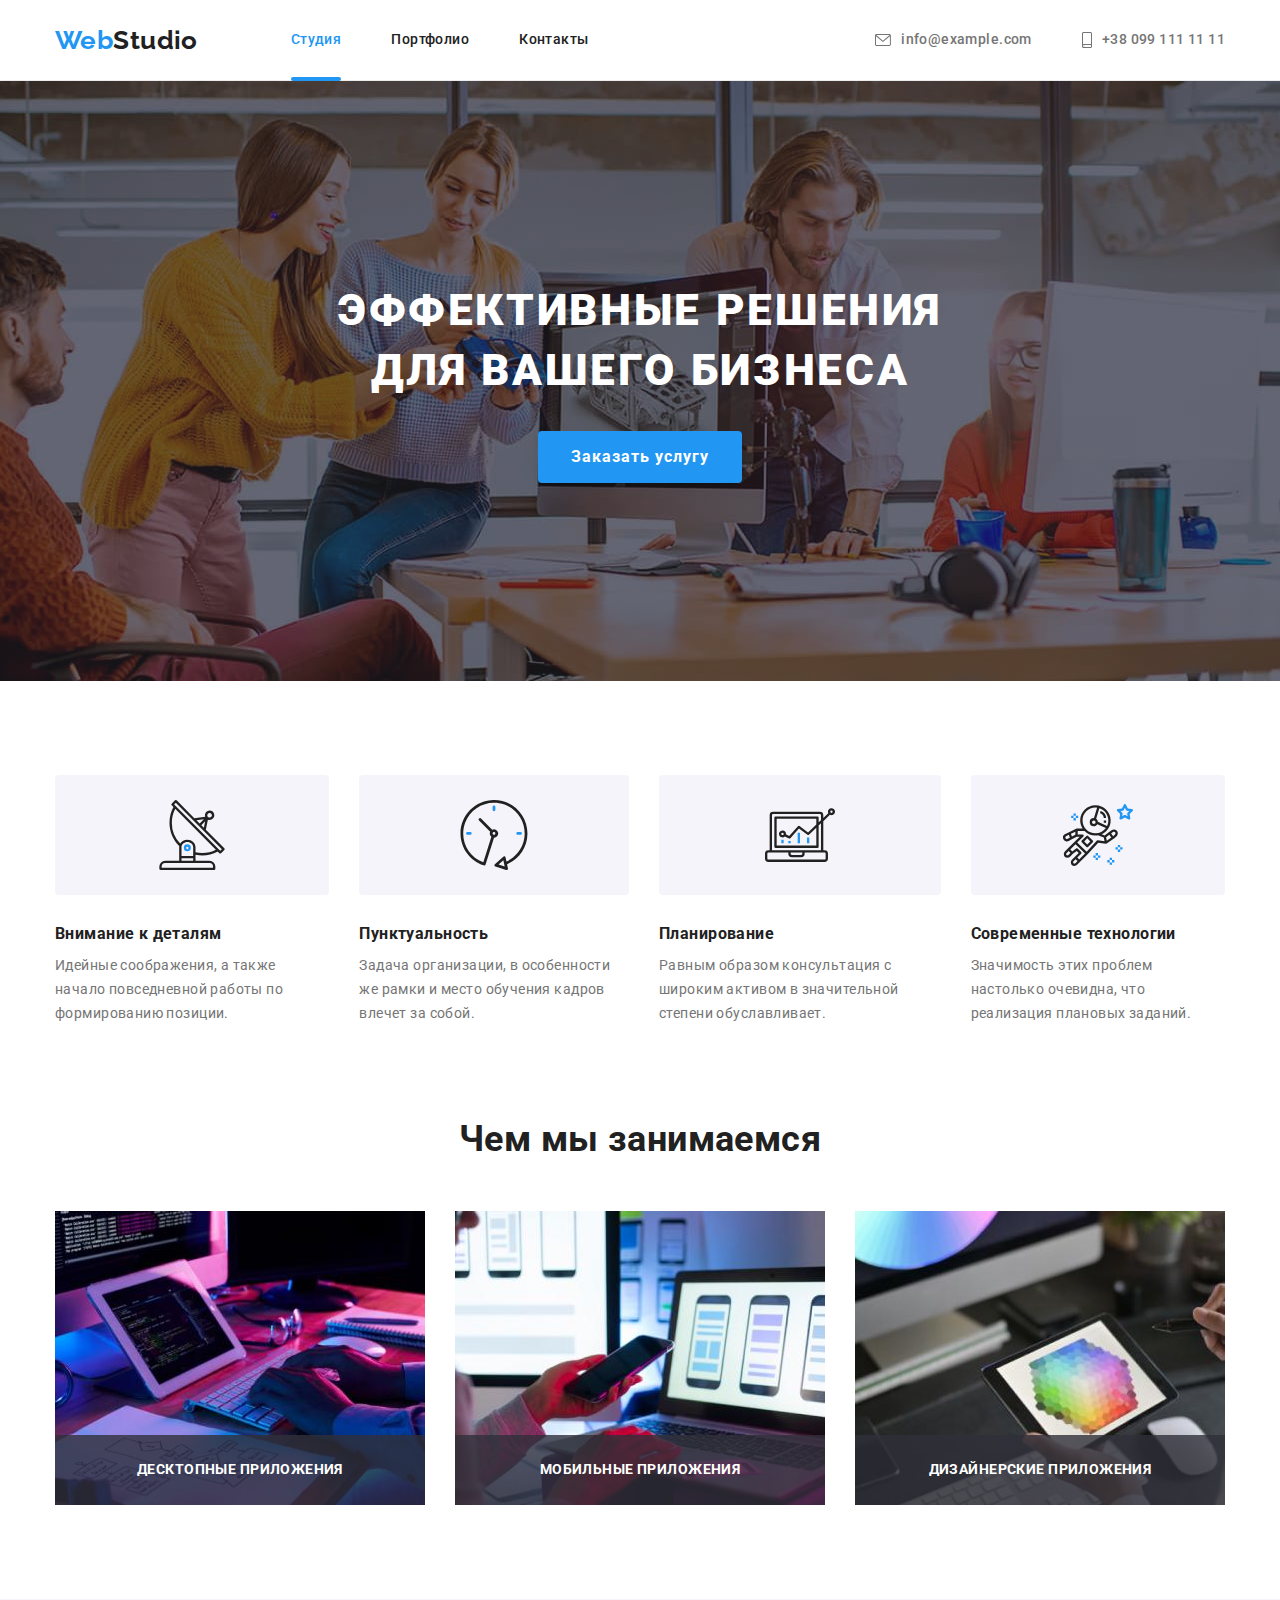
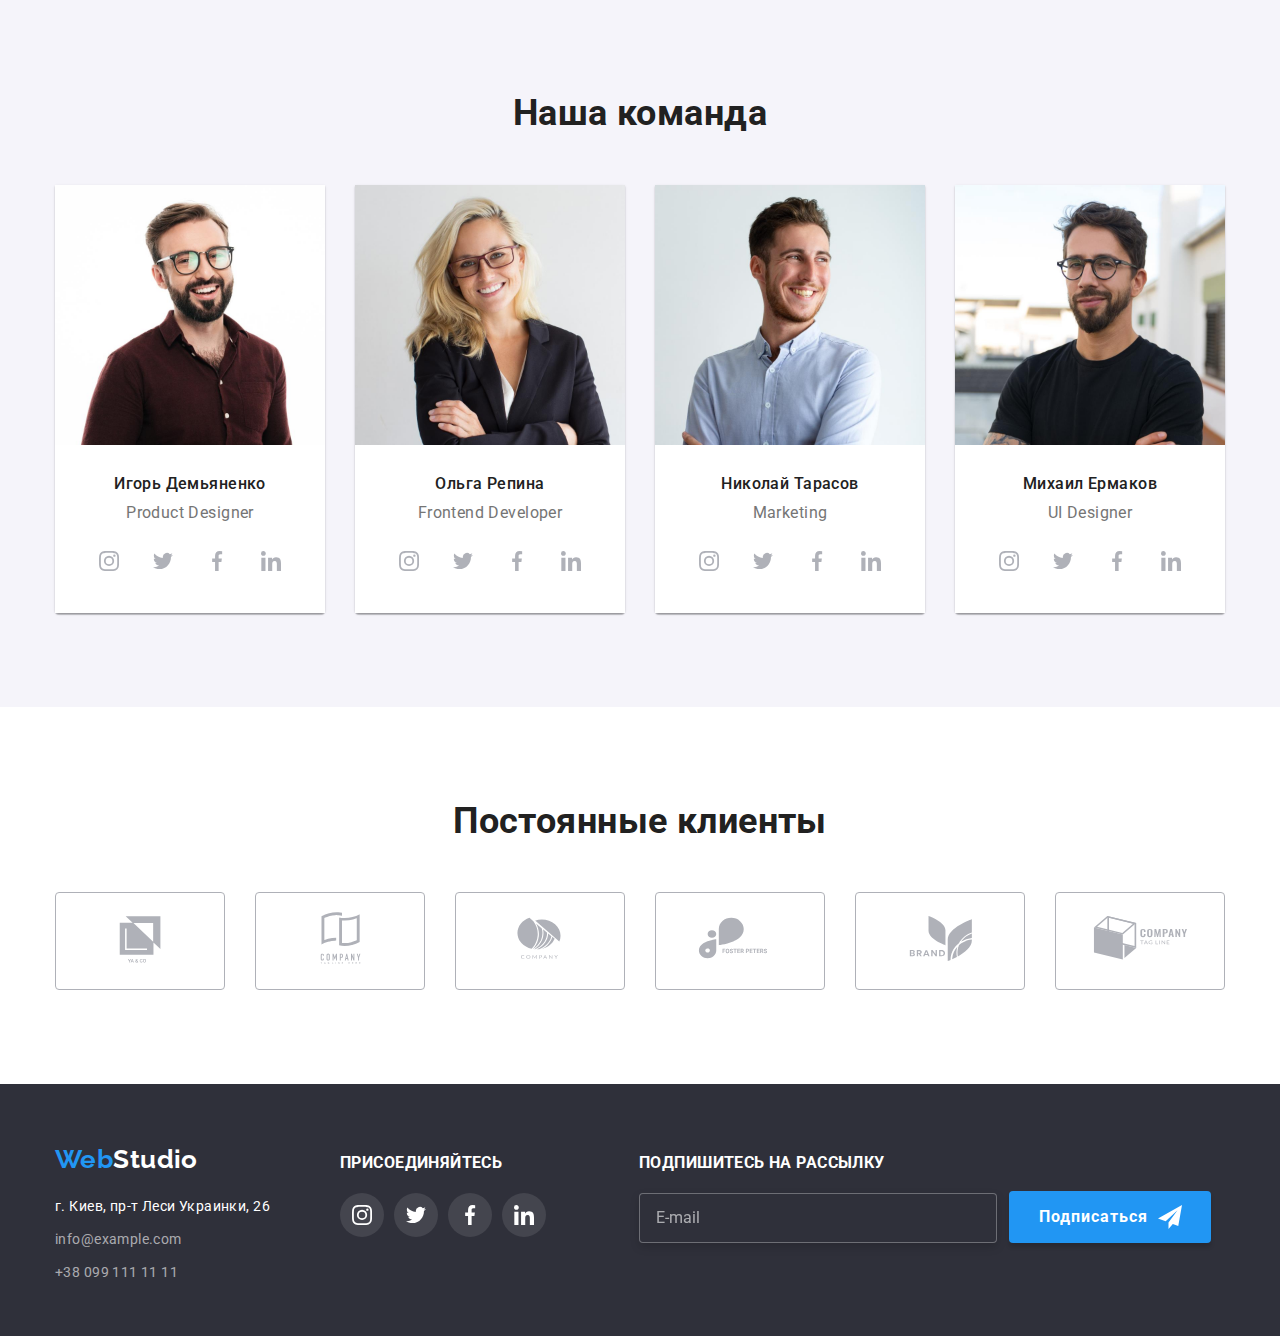
<file: index.html>
<!DOCTYPE html>
<html lang="ru">

    <!-- Служебная информация -->

  <head>
    <meta charset="UTF-8">
    <meta http-equiv="X-UA-Compatible" content="IE=edge">
    <meta name="viewport" content="width=device-width, initial-scale=1.0">
    <title>Заголовок документа</title>
    <link rel="stylesheet" href="https://fonts.googleapis.com/css2?family=Raleway:wght@700&family=Roboto:wght@400;500;700;900&display=swap"/>
    <link rel="stylesheet" href="https://cdnjs.cloudflare.com/ajax/libs/modern-normalize/1.1.0/modern-normalize.min.css"/>
    <link rel="stylesheet" href="./css/styles.css"/>
  </head>

    <!-- Содержание -->

  <body>

    <!-- Шапка сайта -->

  <header class="page-header">
    <div class="container header-container">
           <a class="logo" href="./index.html"><span class="span">Web</span>Studio</a>
      <nav class="main-nav">
        <ul class="sitenav">
          <li class="sitenav-item"><a href="./index.html" class="sitenav-link current">Студия</a></li>
          <li class="sitenav-item"><a href="./portfolio.html" class="sitenav-link">Портфолио</a></li>
          <li class="sitenav-item"><a href="" class="sitenav-link">Контакты</a></li>
        </ul>
      </nav>
        <ul class="contacts">
          <li class="contacts-item"><a href="mailto:info@example.com" class="contacts-link">
            <svg class="contacts-icon" width="16" height="12">
              <use href="./images/symbol-defs.svg#icon-envelope"></use>
            </svg>info@example.com</a>
          </li>
          <li class="contacts-item"><a href="tel:+380991111111" class="contacts-link">
            <svg class="contacts-icon" width="10" height="16">
              <use href="./images/symbol-defs.svg#icon-smartphone"></use>
            </svg>+38 099 111 11 11</a>
          </li>
        </ul>
    </div>
  </header>

      <!-- Уникальный контент страницы -->

    <main>

      <!-- Герой -->

      <section class="hero image-hero">
       <div class="container">
        <h1 class="hero-title">Эффективные решения для вашего бизнеса</h1>
        <button class="hero-button" data-modal-open type="button">Заказать услугу</button>
       </div>
      </section>

      <!-- Особенности компании -->

      <section class="section">
      <div class="container">
        <h2 class="section-title visually-hidden">Особенности компании</h2>
        <ul class="feature">
          <li class="feature-item">
             <div class="feature-fon-icon"> 
              <svg class="feature-icon">
               <use href="./images/symbol-defs.svg#icon-antenna"></use>
              </svg>
             </div>
            <h3 class="feature-title">Внимание к деталям</h3>
            <p class="feature-description">Идейные соображения, а также начало повседневной работы по формированию позиции.</p>
          </li>
          <li class="feature-item">
             <div class="feature-fon-icon"> 
              <svg class="feature-icon">
               <use href="./images/symbol-defs.svg#icon-clock"></use>
              </svg>
             </div>
            <h3 class="feature-title">Пунктуальность</h3>
            <p class="feature-description">Задача организации, в особенности же рамки и место обучения кадров влечет за собой.</p>
          </li>
          <li class="feature-item">
             <div class="feature-fon-icon"> 
              <svg class="feature-icon">
               <use href="./images/symbol-defs.svg#icon-diagram"></use>
              </svg>
             </div>
            <h3 class="feature-title">Планирование</h3>
            <p class="feature-description">Равным образом консультация с широким активом в значительной степени обуславливает.</p>
          </li>
          <li class="feature-item">
             <div class="feature-fon-icon"> 
              <svg class="feature-icon">
               <use href="./images/symbol-defs.svg#icon-astronaut"></use>
              </svg>
             </div>
            <h3 class="feature-title">Современные технологии</h3>
            <p class="feature-description">Значимость этих проблем настолько очевидна, что реализация плановых заданий.</p>
          </li>
        </ul>
      </div> 
      </section>

      <!-- Чем мы занимаемся -->

      <section class="section work-section">
       <div class="container">
        <h2 class="section-title">Чем мы занимаемся</h2>
        <ul class="list">
          <li class="list-item">
           <div class="work-card">
            <img src="./images/programer-working.jpg" alt="программист работает за столом в офисе" width="370"/>
            <div class="work-description">ДЕСКТОПНЫЕ ПРИЛОЖЕНИЯ</div>
           </div> 
          </li>
          <li class="list-item">
           <div class="work-card">
            <img src="./images/designers-are-developing-application.jpg" alt="веб дизайнер выбирает мобильный интерфейс для проекта" width="370"/>
            <div class="work-description">МОБИЛЬНЫЕ ПРИЛОЖЕНИЯ</div>
           </div> 
          </li>
          <li class="list-item">
           <div class="work-card">
            <img src="./images/web-design-with-working-colour-selection-graphic.jpg" alt="креативный художник выбирает цвет для рабочего проекта" width="370"/>
            <div class="work-description">ДИЗАЙНЕРСКИЕ ПРИЛОЖЕНИЯ</div>
           </div> 
          </li>
        </ul>
       </div>
      </section>

      <!-- Наша команда -->

      <section class="section section-team">
       <div class="container">
        <h2 class="section-title">Наша команда</h2>
         <ul class="team">
          <li class="team-item">
           <img src="./images/1.jpg" alt="Фото Игорь Демьяненко" width="270"/>
            <div class="team-content">
             <h3 class="team-title">Игорь Демьяненко</h3>
               <p class="job-description">Product Designer</p>            
                <ul class="social-team">
                 <li class="social-link-icon">
                  <a class="social-link" href="">
                   <svg class="social-icon">
                    <use href="./images/symbol-defs.svg#icon-instagram"></use>
                   </svg>
                  </a>
                 </li>
                 <li class="social-link-icon">
                  <a class="social-link" href="">
                   <svg class="social-icon">
                    <use href="./images/symbol-defs.svg#icon-twitter"></use>
                   </svg>
                  </a>
                 </li>
                 <li class="social-link-icon">
                  <a class="social-link" href="">
                   <svg class="social-icon">
                    <use href="./images/symbol-defs.svg#icon-facebook"></use>
                   </svg>
                  </a>
                 </li>
                 <li class="social-link-icon">
                  <a class="social-link" href="">
                   <svg class="social-icon">
                    <use href="./images/symbol-defs.svg#icon-linkedin"></use>
                   </svg>
                  </a> 
                 </li>   
                </ul>
            </div> 
          </li>
          <li class="team-item">
           <img src="./images/2.jpg" alt="Фото Ольга Репина" width="270"/>
            <div class="team-content">
             <h3 class="team-title">Ольга Репина</h3>
              <p class="job-description">Frontend Developer</p>
               <ul class="social-team">
                <li class="social-link-icon">
                 <a class="social-link" href="">
                  <svg class="social-icon">
                   <use href="./images/symbol-defs.svg#icon-instagram"></use>
                  </svg>
                 </a>
                </li>
                <li class="social-link-icon">
                 <a class="social-link" href="">
                  <svg class="social-icon">
                   <use href="./images/symbol-defs.svg#icon-twitter"></use>
                  </svg>
                 </a>
                </li>
                <li class="social-link-icon">
                 <a class="social-link" href="">
                  <svg class="social-icon">
                   <use href="./images/symbol-defs.svg#icon-facebook"></use>
                  </svg>
                 </a>
                </li>
                <li class="social-link-icon">
                 <a class="social-link" href="">
                  <svg class="social-icon">
                   <use href="./images/symbol-defs.svg#icon-linkedin"></use>
                  </svg>
                 </a> 
                </li>
               </ul>
            </div>
          </li>
          <li class="team-item">
           <img src="./images/3.jpg" alt="Фото Николай Тарасов" width="270"/>
            <div class="team-content">
             <h3 class="team-title">Николай Тарасов</h3>
              <p class="job-description">Marketing</p>
               <ul class="social-team">
                <li class="social-link-icon">
                 <a class="social-link" href="">
                  <svg class="social-icon">
                   <use href="./images/symbol-defs.svg#icon-instagram"></use>
                  </svg>
                 </a>
                </li>
                <li class="social-link-icon">
                 <a class="social-link" href="">
                  <svg class="social-icon">
                   <use href="./images/symbol-defs.svg#icon-twitter"></use>
                  </svg>
                 </a>
                </li>
                <li class="social-link-icon">
                 <a class="social-link" href="">
                  <svg class="social-icon">
                   <use href="./images/symbol-defs.svg#icon-facebook"></use>
                  </svg>
                 </a>
                </li>
                <li class="social-link-icon">
                 <a class="social-link" href="">
                  <svg class="social-icon">
                   <use href="./images/symbol-defs.svg#icon-linkedin"></use>
                  </svg>
                 </a>  
                </li>
              </ul>
            </div>
          </li>
          <li class="team-item">
           <img src="./images/4.jpg" alt="Фото Михаил Ермаков" width="270"/>
            <div class="team-content">
             <h3 class="team-title">Михаил Ермаков</h3>
              <p class="job-description">UI Designer</p>
               <ul class="social-team">
                <li class="social-link-icon">
                 <a class="social-link" href="">
                  <svg class="social-icon">
                   <use href="./images/symbol-defs.svg#icon-instagram"></use>
                  </svg>
                 </a>
                </li>
                <li class="social-link-icon">
                 <a class="social-link" href="">
                  <svg class="social-icon">
                   <use href="./images/symbol-defs.svg#icon-twitter"></use>
                  </svg>
                 </a>
                </li>
                <li class="social-link-icon">
                 <a class="social-link" href="">
                  <svg class="social-icon">
                   <use href="./images/symbol-defs.svg#icon-facebook"></use>
                  </svg>
                 </a>
                </li>
                <li class="social-link-icon">
                 <a class="social-link" href="">
                  <svg class="social-icon">
                   <use href="./images/symbol-defs.svg#icon-linkedin"></use>
                  </svg>
                 </a>    
                </li>
               </ul>
            </div>
          </li>
        </ul>
       </div>
      </section>
    
      <!-- Постоянные клиенты -->
     
      <section class="section">
       <div class="container">
        <h2 class="section-title">Постоянные клиенты</h2>
        <ul class="clients">
          <li class="clients-item">
            <a href="" class="clients-link">
              <svg class="clients-icon">
                <use href="./images/symbol-defs.svg#icon-Logo1"></use>
              </svg>
            </a>
          </li> 
          <li class="clients-item">
            <a href="" class="clients-link">
              <svg class="clients-icon">
                <use href="./images/symbol-defs.svg#icon-Logo2"></use>
              </svg>
            </a>
          </li>
          <li class="clients-item">
            <a href="" class="clients-link">
              <svg class="clients-icon">
                <use href="./images/symbol-defs.svg#icon-Logo3"></use>
              </svg>
            </a>
          </li> 
          <li class="clients-item">
            <a href="" class="clients-link">
              <svg class="clients-icon">
                <use href="./images/symbol-defs.svg#icon-Logo4"></use>
              </svg>           
            </a>
          </li>
          <li class="clients-item">
            <a href="" class="clients-link">           
              <svg class="clients-icon">
                <use href="./images/symbol-defs.svg#icon-Logo5"></use>
              </svg>           
            </a>
          </li>
          <li class="clients-item">
            <a href="" class="clients-link">
              <svg class="clients-icon">
                <use href="./images/symbol-defs.svg#icon-Logo6"></use>
              </svg>
            </a>
          </li>  
        </ul>     
       </div>
      </section>
    </main>     

      <!-- Футер -->

<footer class="footer">

  <div class="container foot">

   <div class="footer-adres">   
      <a class="footer-logo" href="./index.html"><span class="span">Web</span>Studio</a>        
   <address>
    <ul class="contacts-footer">
      <li class="contacts-footer-address">г. Киев, пр-т Леси Украинки, 26<br></li>
      <li class="contacts-footer-item"><a href="mailto:info@example.com" class="contacts-footer-link">info@example.com</a><br></li>
      <li class="contacts-footer-item"><a href="tel:+380991111111" class="contacts-footer-link">+38 099 111 11 11</a></li>
    </ul>
   </address>
   </div>
  
   <div class="social-footer">
    <h3 class="social-footer-title">ПРИСОЕДИНЯЙТЕСЬ</h3>
     <ul class="social">
      <li class="social-footer-item">
       <a class="social-link" href="">
        <svg class="social-footer-icon">
          <use href="./images/symbol-defs.svg#icon-instagram"></use>
        </svg>
       </a>
      </li>
      <li class="social-footer-item">
        <a class="social-link" href="">
         <svg class="social-footer-icon">
           <use href="./images/symbol-defs.svg#icon-twitter"></use>
         </svg>
        </a>
       </li>
       <li class="social-footer-item">
        <a class="social-link" href="">
         <svg class="social-footer-icon">
           <use href="./images/symbol-defs.svg#icon-facebook"></use>
         </svg>
        </a>
       </li>
       <li class="social-footer-item">
        <a class="social-link" href="">
         <svg class="social-footer-icon">
           <use href="./images/symbol-defs.svg#icon-linkedin"></use>
         </svg>
        </a>
       </li>
     </ul>
   </div>

   <div class="last-block-footer">
    <h3 class="last-block-title">ПОДПИШИТЕСЬ НА РАССЫЛКУ</h3>
     <ul class="last-block">
      <li class="last-block-item">
       <label class="field-footer">
        <input type="email" class="input-footer" name="mail" placeholder="E-mail" />
       </label>
      </li>
      <li class="last-block-item">
        <button class="btn-footer" type="submit">Подписаться   
          <svg class="icon-send">
            <use href="./images/symbol-defs.svg#icon-send"></use>
          </svg>
        </button>        
      </li>
     </ul>
   </div>
  </div>
</footer>

<!-- Модалка и форма -->

<div class="backdrop is-hidden" data-modal>
  <div class="modal">
    <button class="close-button" type="button" data-modal-close>
      <svg class="icon-close">
        <use href="./images/symbol-defs.svg#icon-close"></use>
      </svg>
    </button>

  <form class="form" autocomplete="off">
   <h2 class="form-title">Оставьте свои данные, мы вам перезвоним</h2>
    <ul>
       <li>
        <label class="form-field">
         <span class="form-label">Имя</span>
         <input type="text" class="form-input" name="name" placeholder=" " />
          <svg class="form-icon">
           <use href="./images/symbol-defs.svg#icon-person-black"></use>
          </svg>
        </label>
       </li>
      <li>
       <label class="form-field">
        <span class="form-label">Телефон</span>
        <input type="tel" class="form-input" name="phone" placeholder=" " />
         <svg class="form-icon">
          <use href="./images/symbol-defs.svg#icon-phone-black"></use>
         </svg>
       </label>
      </li>
     <li>
      <label class="form-field">
       <span class="form-label">Почта</span>
       <input type="email" class="form-input" name="mail" placeholder=" " />
        <svg class="form-icon">
         <use href="./images/symbol-defs.svg#icon-email-black"></use>
        </svg>
      </label>
     </li>
    <li>
     <label class="form-field">
      <span class="form-label">Комментарий</span>
      <textarea class="form-input comment-input" name="comment" cols="30" rows="5" placeholder="Введите текст"></textarea>
     </label>
    </li>
   </ul>
   <div>
      <label class="field-checkbox">
        <input class="checkbox" type="checkbox" name="checkbox" />
        <span class="checkbox-icon"></span>
        <span class="label">Соглашаюсь с рассылкой и принимаю <a href="" class="modal-policy-link">Условия договора</a></span>
      </label>
   </div>
   <div class="send-form-btn">
      <button class="form-btn" type="submit">Отправить</button>
   </div>
  </form>
 </div>
</div>
<script src="./js/modal.js"></script>
</body>
</html>
</file>
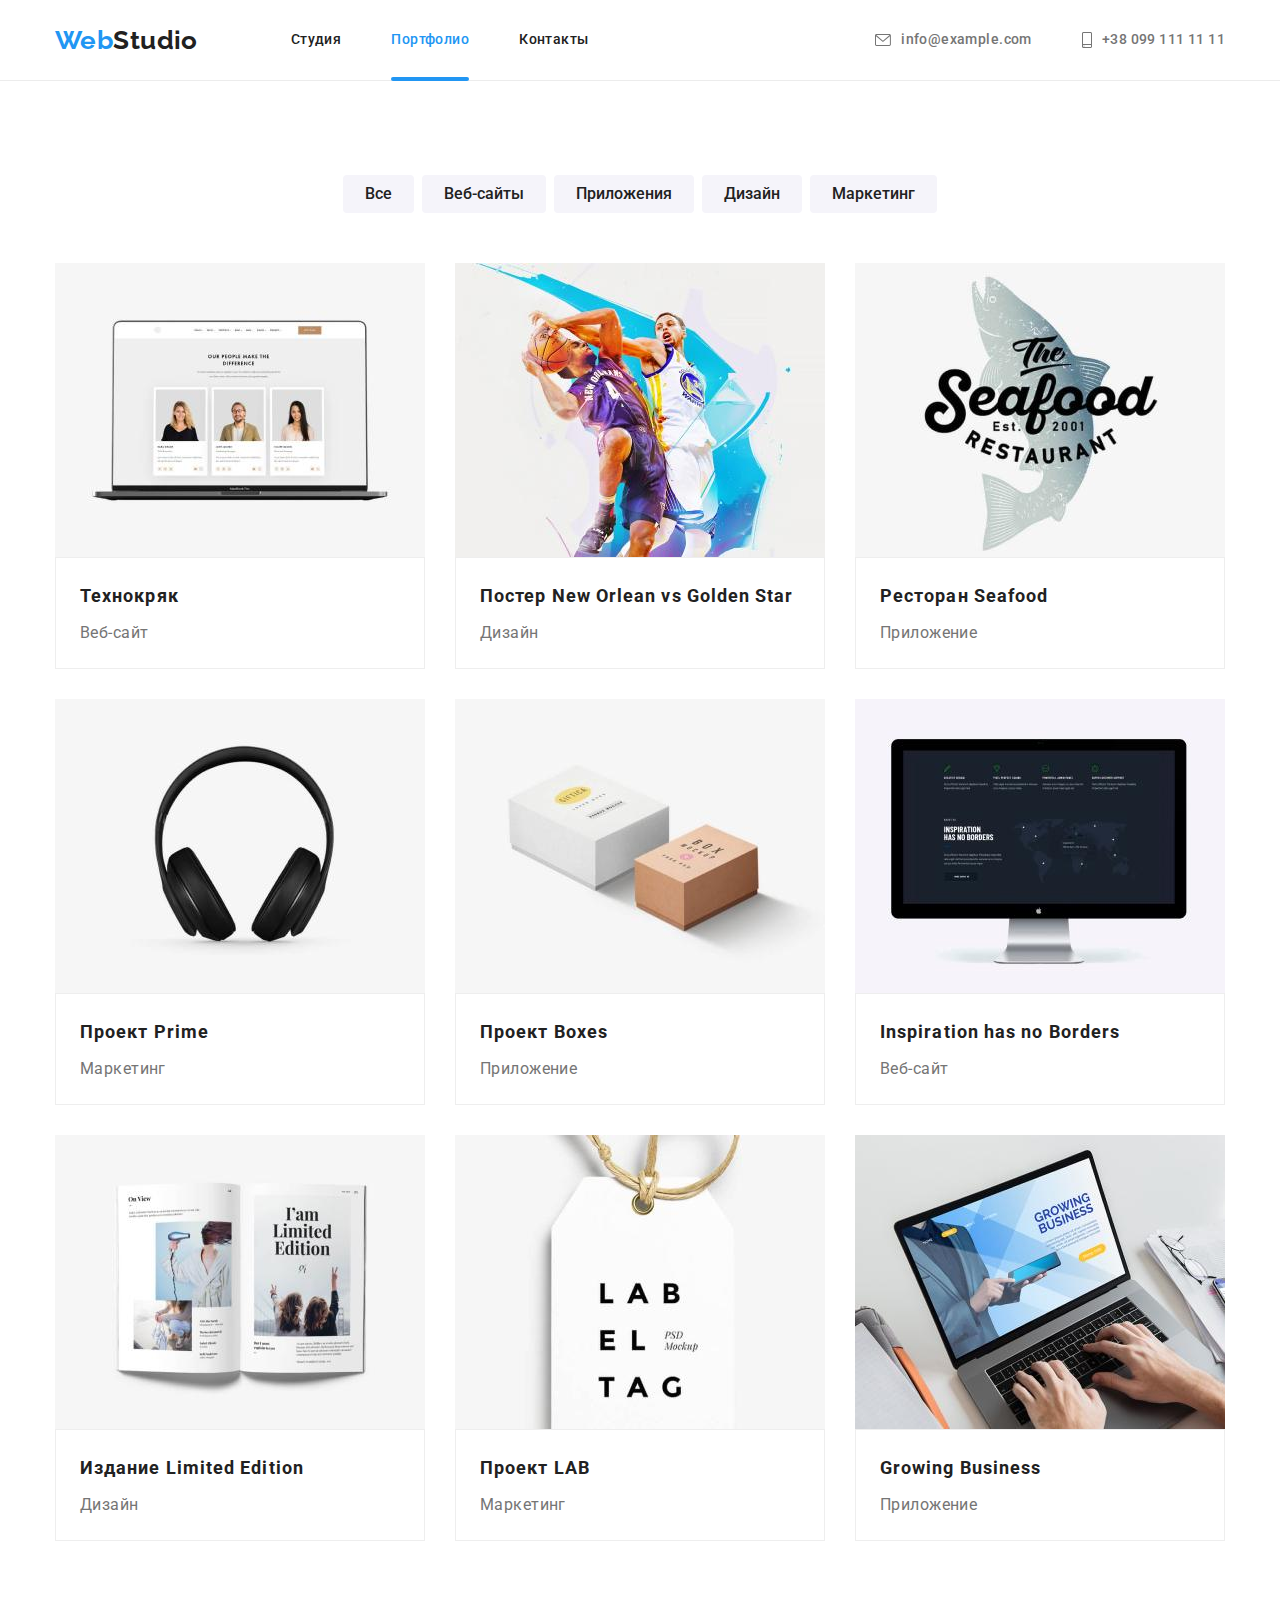
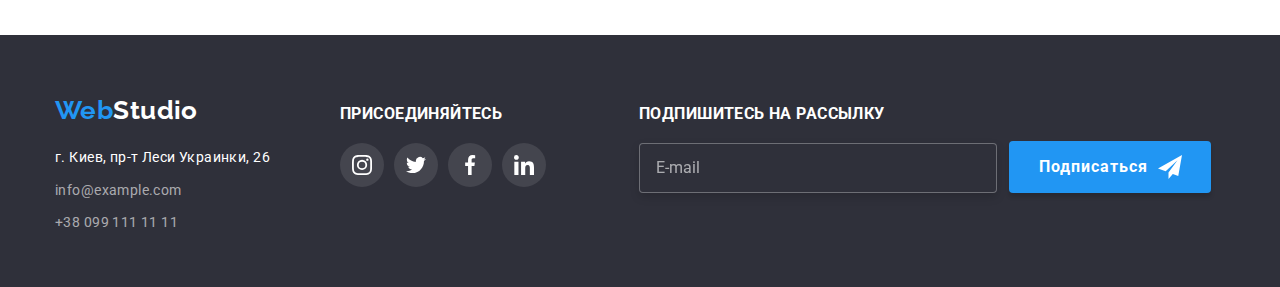
<file: portfolio.html>
<!DOCTYPE html>
<html lang="ru">

  <!-- Служебная информация -->

  <head>
    <meta charset="UTF-8">
    <meta http-equiv="X-UA-Compatible" content="IE=edge">
    <meta name="viewport" content="width=device-width, initial-scale=1.0">
    <title>Портфолио</title>
    <link rel="stylesheet" href="https://fonts.googleapis.com/css2?family=Raleway:wght@700&family=Roboto:wght@400;500;700;900&display=swap"/>
    <link rel="stylesheet" href="https://cdnjs.cloudflare.com/ajax/libs/modern-normalize/1.1.0/modern-normalize.min.css"/>
    <link rel="stylesheet" href="./css/styles.css"/>
  </head>

  <!-- Содержание -->

  <body>

  <!-- Шапка сайта -->

    <header class="page-header">
     <div class="container header-container">
          <a class="logo" href="./index.html"><span class="span">Web</span>Studio</a>
      <nav class="main-nav">
        <ul class="sitenav">
          <li class="sitenav-item"><a href="./index.html" class="sitenav-link">Студия</a></li>
          <li class="sitenav-item"><a href="./portfolio.html" class="sitenav-link current">Портфолио</a></li>
          <li class="sitenav-item"><a href="" class="sitenav-link">Контакты</a></li>
        </ul>
      </nav>
        <ul class="contacts">
          <li class="contacts-item"><a href="mailto:info@example.com" class="contacts-link">
            <svg class="contacts-icon" width="16" height="12">
              <use href="./images/symbol-defs.svg#icon-envelope"></use>
            </svg>info@example.com</a>
          </li>
          <li class="contacts-item"><a href="tel:+380991111111" class="contacts-link">
            <svg class="contacts-icon" width="10" height="16">
              <use href="./images/symbol-defs.svg#icon-smartphone"></use>
            </svg>+38 099 111 11 11</a>
          </li>
        </ul>
     </div>
    </header>

  <!-- Уникальный контент страницы -->

    <main>

  <!-- Меню на странице портфолио.  Наши проекты и описание -->

      
      <section class="section">
        <div class="container">
          <h1 class="section-title visually-hidden">Меню на странице портфолио</h1>
          <ul class="menu-list">
            <li class="menu-item"><button class="menu-btn" type="button" >Все</button></li>
            <li class="menu-item"><button class="menu-btn" type="button" >Веб-сайты</button></li>
            <li class="menu-item"><button class="menu-btn" type="button" >Приложения</button></li>
            <li class="menu-item"><button class="menu-btn" type="button" >Дизайн</button></li>
            <li class="menu-item"><button class="menu-btn" type="button" >Маркетинг</button></li>
          </ul>
          <ul class="project">
            <li class="project-item">
             <a class="project-link" href="">
              <div class="gallery-card">
                <img src="./images/portfolio/img1.jpg" alt="Технокряк" width="370"/>
                <div class="gallery-description">Технокряк это современная площадка распространения коронавируса. Компании используют эту платформу для цифрового шпионажа и атак на защищённые сервера конкурентов.</div>
              </div>  
              <div class="project-content">
                <h2 class="project-title">Технокряк</h2>
                <p class="project-description">Веб-сайт</p>
              </div>               
             </a>
            </li>
            <li class="project-item">
             <a class="project-link" href="">
              <div class="gallery-card">
                <img src="./images/portfolio/img2.jpg" alt="Постер New Orlean vs Golden Star" width="370"/>
                <div class="gallery-description">Технокряк это современная площадка распространения коронавируса. Компании используют эту платформу для цифрового шпионажа и атак на защищённые сервера конкурентов.</div>
              </div>
              <div class="project-content">
                <h2 class="project-title">Постер New Orlean vs Golden Star</h2>
                <p class="project-description">Дизайн</p>
              </div>        
             </a>
            </li>
            <li class="project-item">
             <a class="project-link" href="">
              <div class="gallery-card">
                <img src="./images/portfolio/img3.jpg" alt="Ресторан Seafood" width="370"/>
                <div class="gallery-description">Технокряк это современная площадка распространения коронавируса. Компании используют эту платформу для цифрового шпионажа и атак на защищённые сервера конкурентов.</div>
              </div>
              <div class="project-content">
                <h2 class="project-title">Ресторан Seafood</h2>
                <p class="project-description">Приложение</p>
              </div>  
             </a>
            </li>
            <li class="project-item">
             <a class="project-link" href="">
              <div class="gallery-card">
                <img src="./images/portfolio/img4.jpg" alt="Проект Prime" width="370"/>
                <div class="gallery-description">Технокряк это современная площадка распространения коронавируса. Компании используют эту платформу для цифрового шпионажа и атак на защищённые сервера конкурентов.</div>
              </div>
              <div class="project-content">
                <h2 class="project-title">Проект Prime</h2>
                <p class="project-description">Маркетинг</p>
              </div>
             </a>
            </li>
            <li class="project-item">
             <a class="project-link" href="">
              <div class="gallery-card">
                <img src="./images/portfolio/img5.jpg" alt="Проект Boxes" width="370"/>
                <div class="gallery-description">Технокряк это современная площадка распространения коронавируса. Компании используют эту платформу для цифрового шпионажа и атак на защищённые сервера конкурентов.</div>
              </div>
              <div class="project-content">
                <h2 class="project-title">Проект Boxes</h2>
                <p class="project-description">Приложение</p>
              </div>
             </a>
            </li>
            <li class="project-item">
             <a class="project-link" href="">
              <div class="gallery-card">
                <img src="./images/portfolio/img6.jpg" alt="Inspiration has no Borders" width="370"/>
                <div class="gallery-description">Технокряк это современная площадка распространения коронавируса. Компании используют эту платформу для цифрового шпионажа и атак на защищённые сервера конкурентов.</div>
              </div>
              <div class="project-content">
                <h2 class="project-title">Inspiration has no Borders</h2>
                <p class="project-description">Веб-сайт</p>
              </div>
             </a>
            </li>
            <li class="project-item">
             <a class="project-link" href="">
              <div class="gallery-card">
                <img src="./images/portfolio/img7.jpg" alt="Издание Limited Edition" width="370"/>
                <div class="gallery-description">Технокряк это современная площадка распространения коронавируса. Компании используют эту платформу для цифрового шпионажа и атак на защищённые сервера конкурентов.</div>
              </div>
              <div class="project-content">
                <h2 class="project-title">Издание Limited Edition</h2>
                <p class="project-description">Дизайн</p>
              </div>
             </a>
            </li>
            <li class="project-item">
             <a class="project-link" href="">
              <div class="gallery-card">
                <img src="./images/portfolio/img8.jpg" alt="Проект LAB" width="370"/>
                <div class="gallery-description">Технокряк это современная площадка распространения коронавируса. Компании используют эту платформу для цифрового шпионажа и атак на защищённые сервера конкурентов.</div>
              </div>
              <div class="project-content">
                <h2 class="project-title">Проект LAB</h2>
                <p class="project-description">Маркетинг</p>
              </div>
             </a>
            </li>
            <li class="project-item">
             <a class="project-link" href="">
              <div class="gallery-card">
                <img src="./images/portfolio/img9.jpg" alt="Growing Business" width="370"/>
                <div class="gallery-description">Технокряк это современная площадка распространения коронавируса. Компании используют эту платформу для цифрового шпионажа и атак на защищённые сервера конкурентов.</div>
              </div>
              <div class="project-content">
                <h2 class="project-title">Growing Business</h2>
                <p class="project-description">Приложение</p>
              </div>
             </a>
            </li> 
          </ul>
        </div> 
      </section>
    </main>
  
 <!-- Футер -->

 <footer class="footer">

  <div class="container foot">

   <div class="footer-adres">   
      <a class="footer-logo" href="./index.html"><span class="span">Web</span>Studio</a>        
   <address>
    <ul class="contacts-footer">
      <li class="contacts-footer-address">г. Киев, пр-т Леси Украинки, 26<br></li>
      <li class="contacts-footer-item"><a href="mailto:info@example.com" class="contacts-footer-link">info@example.com</a><br></li>
      <li class="contacts-footer-item"><a href="tel:+380991111111" class="contacts-footer-link">+38 099 111 11 11</a></li>
    </ul>
   </address>
   </div>
  
   <div class="social-footer">
    <h3 class="social-footer-title">ПРИСОЕДИНЯЙТЕСЬ</h3>
     <ul class="social">
      <li class="social-footer-item">
       <a class="social-link" href="">
        <svg class="social-footer-icon">
          <use href="./images/symbol-defs.svg#icon-instagram"></use>
        </svg>
       </a>
      </li>
      <li class="social-footer-item">
        <a class="social-link" href="">
         <svg class="social-footer-icon">
           <use href="./images/symbol-defs.svg#icon-twitter"></use>
         </svg>
        </a>
       </li>
       <li class="social-footer-item">
        <a class="social-link" href="">
         <svg class="social-footer-icon">
           <use href="./images/symbol-defs.svg#icon-facebook"></use>
         </svg>
        </a>
       </li>
       <li class="social-footer-item">
        <a class="social-link" href="">
         <svg class="social-footer-icon">
           <use href="./images/symbol-defs.svg#icon-linkedin"></use>
         </svg>
        </a>
       </li>
     </ul>
   </div>

   <div class="last-block-footer">
    <h3 class="last-block-title">ПОДПИШИТЕСЬ НА РАССЫЛКУ</h3>
     <ul class="last-block">
      <li class="last-block-item">
       <label class="field-footer">
        <input type="email" class="input-footer" name="mail" placeholder="E-mail" />
       </label>
      </li>
      <li class="last-block-item">
        <button class="btn-footer" type="submit">Подписаться   
          <svg class="icon-send">
            <use href="./images/symbol-defs.svg#icon-send"></use>
          </svg>
        </button>        
      </li>
     </ul>
   </div>
  </div>
</footer>
</body>
</html>
</file>
<file: css/styles.css>
/* цвет основного текста #212121 */
/* вторичный цвет текста  #757575; */
/* третий цвет текста  rgba(255, 255, 255, 0.6); */
/* белый #FFFFFF  */
/* акцент #2196F3 */
/* второй цвет фона #2F303A; */

:root {
    --title-text-color: #212121;
    --primary-text-color: #757575;
    --third-text-color: rgba(255, 255, 255, 0.6);
    --accent-color: #2196F3;
    --primary-white-color: #ffffff;
    --second-bgc:#2F303A;
  }

/* Body */

body {
    background-color: var(--primary-white-color);
    color: var(--primary-text-color);
    font-family: Roboto, sans-serif;
    letter-spacing: 0.03em;
    font-size: 14px;
    line-height: 1.14;
  }

a {
    text-decoration: none;
  }  

ul {
    margin: 0;
    padding: 0;
    list-style: none;
  }

h1, h2, h3, h4, p {
    margin: 0;
  }  
  
.container {
    margin-left: auto;
    margin-right: auto;
    padding-right: 15px;
    padding-left: 15px;
    width: 1200px;
    /* outline: 1px solid tomato; */
  }
  
img {
    display: block;
    width: 100%;
    /* max-width: 100%; */
    height: auto;
  } 

.visually-hidden {
    position: absolute;
    width: 1px;
    height: 1px;
    margin: -1px;
    border: 0;
    padding: 0;
    clip: rect(0 0 0 0);
    overflow: hidden;
  }    

/* Logo */

.page-header {
    border-bottom: 1px solid #ECECEC;
  }

.header-container {
    display: flex;
    align-items: center;
  }

.logo {
    display: block;
    color: var(--title-text-color);
    font-family: Raleway, sans-serif;
    font-weight: 700;
    font-size: 26px;
    line-height: 1.19;
    transition: color 250ms cubic-bezier(0.4, 0, 0.2, 1);
  }
  
.logo:hover,
.span {
    color: var(--accent-color);
  }

/* Sitenav */

.main-nav {
    margin-left: 93px;
  }

.sitenav-link {
    color: var(--title-text-color);
    font-weight: 500;
    position: relative;
    transition: color 250ms cubic-bezier(0.4, 0, 0.2, 1);
  }

.sitenav-link:hover,
.sitenav-link:focus {
    color: var(--accent-color);
  }

.sitenav-link.current {
    color: var(--accent-color);
  }  

.sitenav-link.current::after {
    content: '';
    position: absolute;
    left: 0;
    bottom: -1px;
    width: 100%;
    height: 4px;
    background-color: var(--accent-color);
    border-radius: 2px;       
  }

.sitenav {
    display: flex;
  }  

.sitenav-link,
.contacts-link { 
    display: block;   
    padding-top: 32px;
    padding-bottom: 32px;
  }

.sitenav > .sitenav-item:not(:last-child) {
    margin-right: 50px;
  }

/* Contacts header */

.contacts-link {
    display: flex;
    align-items: center;
    color: var(--primary-text-color);
    font-weight: 500;
    transition: color 250ms cubic-bezier(0.4, 0, 0.2, 1); 
  }
  
.contacts-link:hover,
.contacts-link:focus {
    color: var(--accent-color); 
  } 

.contacts-link:hover .contacts-icon,
.contacts-link:focus .contacts-icon {
    fill: var(--accent-color); 
  }

.contacts {
    display: flex;
    margin-left: auto;
  }  

.contacts > .contacts-item:not(:last-child) {
    margin-right: 50px;
  }

.contacts-icon {
    margin-right: 10px;
    fill: var(--primary-text-color);  
    transition: fill 250ms cubic-bezier(0.4, 0, 0.2, 1);
  }

/* Hero */

.hero {
    padding: 200px 0;
    text-align: center;
    background: var(--second-bgc);
    margin-left: auto;
    margin-right: auto;
  }

.hero-title {
    margin-bottom: 30px;
    color: #ffffff;
    font-weight: 900;
    font-size: 44px;
    line-height: 1.36;
    letter-spacing: 0.06em;
    margin-left: auto;
    margin-right: auto;
    width: 694px;
    text-transform: uppercase;
  }

.image-hero {
    max-width: 1600px;
    height: 600px;
    background-size: cover;
    background-repeat: no-repeat;
    background-position: center;
    background-image: linear-gradient(
    rgba(47, 48, 58, 0.4),
    rgba(47, 48, 58, 0.4)
    ), 
    url(../images/hero_img.jpg);
  }

/* Hero button and modal */

.hero-button, 
.form-btn,
.btn-footer {
    display: inline-block;
    border-radius: 4px;
    padding: 10px 32px;
    min-width: 200px;
    border: 1px solid transparent;
    color: var(--primary-white-color);
    background-color: var(--accent-color);
    font-weight: 700;
    font-size: 16px;
    line-height: 1.87;
    letter-spacing: 0.06em;
    box-shadow: 0px 4px 4px rgba(0, 0, 0, 0.15);
    cursor: pointer;
    transition: background-color 250ms cubic-bezier(0.4, 0, 0.2, 1);
    /*либо transition-property: background-color;
    transition-duration: 250ms;
    transition-timing-function: cubic-bezier(0.4, 0, 0.2, 1);
    transition-delay: 250ms; */
  }

.hero-button:hover,
.hero-button:focus,
.form-btn:hover,
.form-btn:focus,
.btn-footer:hover,
.btn-footer:focus {
    background-color: #188CE8;
  }  
  
.backdrop {
    position: fixed;
    top: 0;
    left: 0;
    width: 100%;
    height: 100%;
    background-color: rgba(0, 0, 0, 0.2);
    opacity: 1;
    transition: opacity 250ms cubic-bezier(0.4, 0, 0.2, 1);
  }

.backdrop.is-hidden {
    opacity: 0;
    pointer-events: none;
  }  

.backdrop.is-hidden .modal {
    transform: translate(-50%, -50%) scale(0.8); 
  }  

.modal {
    position: absolute;
    top: 50%;
    left: 50%;
    min-width: 528px;
    min-height: 581px;
    background-color: var(--primary-white-color);
    box-shadow: 0px 1px 3px rgba(0, 0, 0, 0.12), 0px 1px 1px rgba(0, 0, 0, 0.14), 0px 2px 1px rgba(0, 0, 0, 0.2);
    border-radius: 4px;
    transform: translate(-50%, -50%) scale(1);
    transition: transform 250ms cubic-bezier(0.4, 0, 0.2, 1);
  }
  
.close-button {
    position: absolute;
    width: 30px;
    height: 30px;
    padding: 0; 
    top: 8px;
    right: 8px;
    background:#ffffff;
    border: 1px solid rgba(0, 0, 0, 0.1);
    border-radius: 50%;
    cursor: pointer;
  }

.icon-close {
    width: 18px;
    height: 18px;
    margin-top: 4px;
    fill: #000000;
    transition: fill 250ms cubic-bezier(0.4, 0, 0.2, 1);  
  }  

.icon-close:hover,
.icon-close:focus {
    fill: var(--accent-color);
  }

/* Section */

.section {
    padding-top: 94px;
    padding-bottom: 94px;
  }

.section-title {
    margin-bottom: 50px;
    color: var(--title-text-color);
    font-weight: 700;
    font-size: 36px;
    line-height: 1.16;
    text-align: center;
  }

/* Feature и description Особенности компании */

.feature-title {
    margin-top: 30px;
    margin-bottom: 10px;
    color: var(--title-text-color);
    font-weight: 700;
  }  

.feature-description {
    line-height: 1.71;    
  }

.feature {
    display: flex;   
  }   

.feature-item:not(:last-child) {
    margin-right: 30px;    
  }

.feature-fon-icon {
    background-color: #F5F4FA; 
    border-radius: 4px;
    padding-top: 25px;
    padding-bottom: 25px;
    display: flex;
    justify-content: center;
  }

.feature-icon {
    width: 70px;
    height: 70px;
  }

/* Чем мы занимаемся */

.work-section {
    padding-top: 0px;
  }

.list {
    display: flex;  
  }    

.list-item:not(:last-child) {
    margin-right: 30px;
  }

.work-card {
    position: relative;
  }

.work-description {
    position: absolute;
    width: 100%;
    height: 70px;
    background-color: rgba(47, 48, 58, 0.8);
    bottom: 0;
    color: #ffffff;
    padding-top: 27px;
    padding-bottom: 27px;
    font-size: 14px;
    line-height: 1.14;
    font-weight: 700;
    text-align: center;
    text-transform: uppercase;
  }

/* Team и job  */ 

.team-content {
    padding-top: 30px;
    padding-bottom: 30px;
    background-color: #ffffff;
    text-align: center;
  }  

.team-title {
    margin-bottom: 10px;
    color: var(--title-text-color);
    font-weight: 500;
    font-size: 16px;
    line-height: 1.18; 
  }

.job-description {
    margin-bottom: 16px;
    font-weight: 400;
    font-size: 16px;
    line-height: 1.18;
  } 

.section-team {
    background-color: #F5F4FA;    
    max-width: 1600px;
    margin-left: auto;
    margin-right: auto;
  }  

.team {
    display: flex;
  }  

.team-item { 
    box-shadow: 0px 1px 3px rgba(0, 0, 0, 0.12), 0px 1px 1px rgba(0, 0, 0, 0.14), 0px 2px 1px rgba(0, 0, 0, 0.2);
    border-radius: 0px 0px 4px 4px;
  }

.team-item:not(:last-child) {
    margin-right: 30px;
  }

.social-team {
    display: flex;
    justify-content: center;
  }

.social-link-icon:not(:last-child) {
    margin-right: 10px;
  }

.social-link:hover, 
.social-link:focus { 
    background-color: var(--accent-color);
  }

.social-link:hover .social-icon,
.social-link:focus .social-icon { 
    fill: var(--primary-white-color);
  }

.social-link {
    width: 44px;
    height: 44px;
    border-radius: 50%;
    border: none;
    display: flex;
    justify-content: center;
    align-items: center;
    background-color: rgba(255, 255, 255, 0.1);
    transition: background-color 250ms cubic-bezier(0.4, 0, 0.2, 1);
  }

.social-icon {
    width: 20px;
    height: 20px;
    fill: #afb1b8;
    transition: fill 250ms cubic-bezier(0.4, 0, 0.2, 1);
  }

/* Clients */

.clients {
    display: flex;
  }
  
.clients-item:not(:last-child) {
    margin-right: 30px;
  }

.clients-link:hover,
.clients-link:focus {
    border: 1px solid var(--accent-color); 
  }

.clients-link {
    display: block;
    padding: 16px 32px; 
    width: 170px;
    border: 1px solid #AFB1B8; 
    border-radius: 4px;
    transition: border 250ms cubic-bezier(0.4, 0, 0.2, 1);
  }

.clients-link:hover .clients-icon, 
.clients-link:focus .clients-icon {
    fill: var(--accent-color); 
  } 

.clients-icon {
    width: 106px;
    height: 60px;
    fill: #afb1b8;
    transition: fill 250ms cubic-bezier(0.4, 0, 0.2, 1);
  }
  
/* Footer */

.footer {
    max-width: 1600px;
    height: 252px;
    background-size: contain;
    background-repeat: no-repeat;
    background-position: center;
    margin-left: auto;
    margin-right: auto;
    padding: 60px 0;
    background: var(--second-bgc);    
  }

.footer-logo {
    display: inline-block;
    margin-bottom: 20px; 
    color: var(--primary-white-color);
    font-family: Raleway, sans-serif;
    font-weight: 700;
    font-size: 26px;
    line-height: 1.19;        
  }

.contacts-footer-address {
    color: var(--primary-white-color);
    line-height: 1.71;
    font-style: normal; 
  } 

.social-footer-icon {
    width: 20px;
    height: 20px;
    fill: var(--primary-white-color);
  }

.contacts-footer-link {
    color: var(--third-text-color);
    line-height: 1.71;
    font-style: normal;
  }
  
.contacts-footer-item {
    margin-top: 9px;
  }

.social {
    display: flex;
  }

.foot {
    display: flex;
    align-items: baseline;
  }

.social-footer {
    margin-left: 70px;
  }

.social-footer-title,
.last-block-title {
    color: var(--primary-white-color);
    font-weight: 700;
    margin-bottom: 20px;
  } 

.social-footer-item:not(:last-child) {
    margin-right: 10px;
  }

.last-block-footer {
    margin-left: 93px;
  }

.input-footer {
    width: 358px;
    height: 50px;
    padding: 15px 16px;
    color: var(--primary-white-color);
    background-color: var(--second-bgc);
    border-radius: 4px;
    border: 1px solid rgba(255, 255, 255, 0.3);
    filter: drop-shadow(0px 4px 4px rgba(0, 0, 0, 0.15));
    transition: border-color 250ms cubic-bezier(0.4, 0, 0.2, 1);    
  } 

.input-footer::placeholder {
    font-size: 16px;  
    line-height: 1.25;
    font-style: normal;
    color: var(--third-text-color);
  }

.last-block-item {
    position: relative;
  }

.btn-footer {
    display: flex;
    align-items: center;
    justify-content: center;
    padding-left: 29px;
    padding-right: 28px;
    position: absolute;
    bottom: 1%;
    left: 100%;
    margin-left: 12px;
  }

.icon-send {
    width: 24px;
    height: 24px;
    margin-left: 10px;
  }

/* Portfolio page */

/* Меню на странице портфолио */ 

.menu-list {
    display: flex;
    justify-content: center;
    margin-bottom: 50px;
  }

.menu-item:not(:last-child) {
    margin-right: 8px;
  }

.menu-btn {
    color: var(--title-text-color);
    background-color:#F5F4FA;
    border: transparent;
    font-weight: 500;
    font-size: 16px;
    line-height: 1.62;
    text-align: center;
    cursor: pointer;
    border-radius: 4px;
    padding: 6px 22px;
    transition: background-color 250ms cubic-bezier(0.4, 0, 0.2, 1),
                color 250ms cubic-bezier(0.4, 0, 0.2, 1),
                box-shadow 250ms cubic-bezier(0.4, 0, 0.2, 1);           
  }
  
.menu-btn:hover,
.menu-btn:focus {
    color: var(--primary-white-color);
    background-color: var(--accent-color);
    box-shadow: 0px 3px 1px rgba(0, 0, 0, 0.1), 0px 1px 2px rgba(0, 0, 0, 0.08), 0px 2px 2px rgba(0, 0, 0, 0.12);
  }
  
/* Наши проекты и описание */ 

.project-title {
   color: var(--title-text-color);
   font-weight: 700;
   font-size: 18px;
   line-height: 2.0;
   letter-spacing: 0.06em;
   margin-bottom: 4px; 
  }

.project-description {
   color: var(--primary-text-color);
   font-weight: 400;
   font-size: 16px;
   line-height: 1.87;
  }

.project {
   display: flex;
   flex-wrap: wrap;   
  }   

.project-item {
   margin-right: 30px;
   margin-bottom: 30px;
  }

.project-link {
   display: block;
  }

.project-item:nth-child(3n) {
   margin-right: 0px;
  }  

.project-item:nth-last-child(-n + 3) {  
   margin-bottom: 0px;
  }  

.project-content {
   padding: 20px 24px;
   background: #ffffff;
   border: 1px solid #eeeeee;  
  }

.project-link:hover,
.project-link:focus {
   box-shadow: 0px 1px 1px rgba(0, 0, 0, 0.12), 0px 4px 4px rgba(0, 0, 0, 0.06), 1px 4px 6px rgba(0, 0, 0, 0.16);
  }

.gallery-card {
   position: relative;
   overflow: hidden;
  }

.gallery-description {
   position: absolute;
   width: 100%;
   height: 100%;
   background-color: rgba(33, 150, 243, 0.9);
   bottom: -100%;
   color: #ffffff;
   padding: 63px 24px;
   font-size: 18px;
   line-height: 1.6;
   transition: transform 250ms cubic-bezier(0.4, 0, 0.2, 1);
   /* transform .3s linear; */
  }

  .project-link:hover .gallery-description,
  .project-link:focus .gallery-description {
   transform: translateY(-100%);
  }

/* modal form elements */
  
.form {
    width: 528px;
    margin-left: auto;
    margin-right: auto;
    padding-left: 41px;
    padding-right: 39px;
    /* outline: 1px solid tomato; */
  }

.form-title {
    margin-top: 40px;
    margin-bottom: 12px;
    color: var(--title-text-color);
    font-weight: 700;
    font-size: 20px;
    line-height: 1.15;
    text-align: center;
  }

.form-field {
    display: flex; 
    flex-direction: column;
    position: relative;
    margin-bottom: 10px;
    /* outline: 1px solid blue;  */
  }

.form-label {
    font-size: 12px;
    line-height: 1.16;
    letter-spacing: 0.01em;

  }

.form-input {
    margin-top: 4px;
    padding-top: 11px;
    padding-bottom: 11px;
    padding-right: 12px;
    padding-left: 42px;
    border-radius: 4px;
    border: 1px solid rgba(33, 33, 33, 0.2);
    transition: border-color 250ms cubic-bezier(0.4, 0, 0.2, 1);
  } 

.form-input:focus,
.input-footer:focus {
    border-color: var(--accent-color);
    outline: none;
  }
  
.form-input:focus ~ .form-icon {
    fill: var(--accent-color);
  }

.comment-input {
    padding: 12px 16px;
  }

.form-icon {
    display: inline-block;
    width: 18px;
    height: 18px;
    fill: var(--title-text-color);
    transition: fill 250ms cubic-bezier(0.4, 0, 0.2, 1);
    position: absolute;
    top: 50%;
    left: 12px;
  }
  
textarea {
    resize: none;
  }

.form-input::placeholder {
    color: rgba(117, 117, 117, 0.5);
  }

.field-checkbox {
    display: flex;
    align-items: center;
    justify-content: center;
    margin-top: 20px;
    margin-bottom: 30px;
    /* outline: 1px solid black; */
  }
  
.checkbox {
    -webkit-appearance: none;
    -moz-appearance: none;
    appearance: none;
    position: absolute;
    width: 1px;
    height: 1px;
    margin: -1px;
    border: 0;
    padding: 0;
    clip: rect(0 0 0 0);
    overflow: hidden; 
  }

.checkbox-icon {
    display: inline-block;
    width: 15px;
    height: 15px;
    margin-right: 7px;
    border: 2px solid #212121;
    border-radius: 2px;
    transition: 250ms cubic-bezier(0.4, 0, 0.2, 1);
  }

.checkbox:checked + .checkbox-icon {
    transform: scale(1.2);
    border-color: transparent;
    background-color:var(--accent-color);
    background-image: url('../images/full-check.svg');
    background-size: contain;
    background-origin: border-box;
  }

.label {
    line-height: 1.71;
  }

.modal-policy-link {
    color: var(--accent-color);
    text-decoration: underline;
  }
  
.form-btn {
    padding-left:  56px;
    padding-right: 55px;
  }
  
.send-form-btn {
    display: flex;
    justify-content: center;
    margin-bottom: 40px;
  }
</file>
